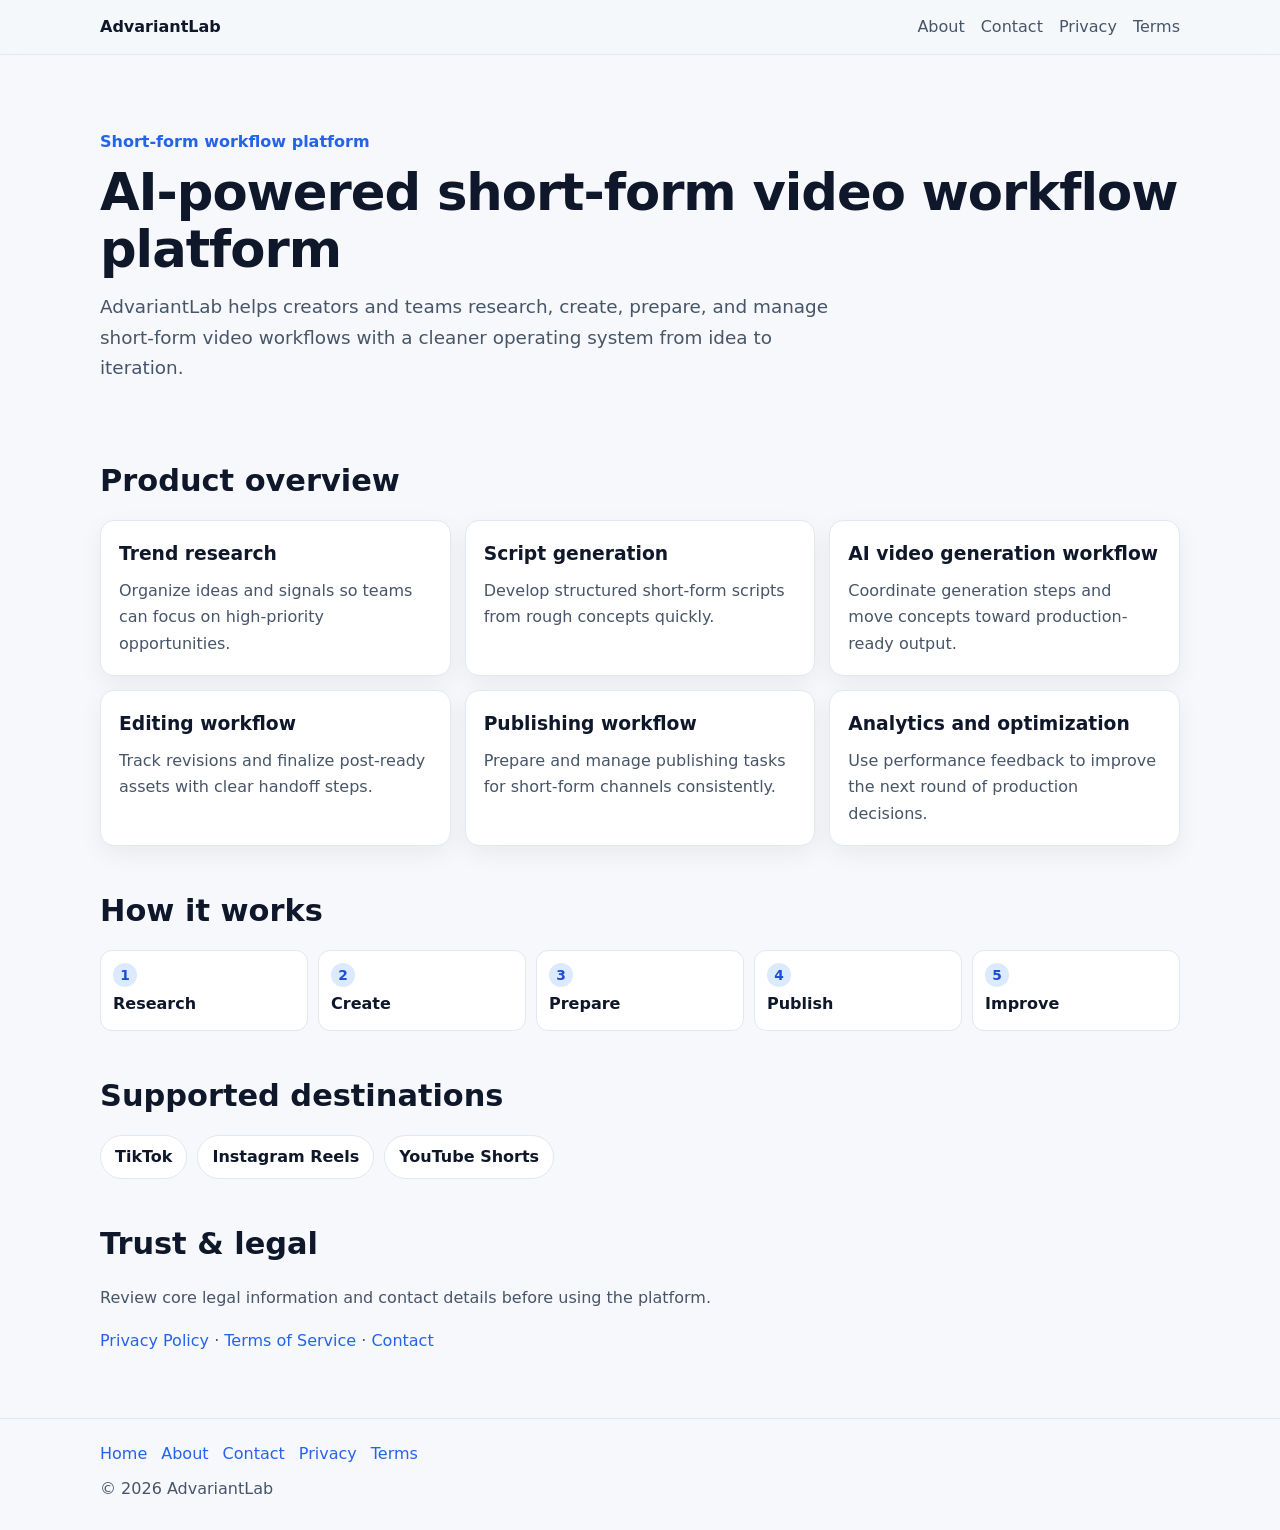
<file: index.html>
<!doctype html>
<html lang="en">
<head>
  <meta charset="utf-8" />
  <meta name="viewport" content="width=device-width, initial-scale=1" />
  <title>AdvariantLab — AI-powered short-form video workflow platform</title>
  <meta name="description" content="AdvariantLab helps creators and teams research, create, prepare, and manage short-form video workflows." />
  <link rel="stylesheet" href="css/styles.css" />
</head>
<body>
  <header class="site-header">
    <div class="container nav-wrap">
      <a class="brand" href="index.html">AdvariantLab</a>
      <nav class="nav" aria-label="Main navigation">
        <a href="about.html">About</a>
        <a href="contact.html">Contact</a>
        <a href="privacy.html">Privacy</a>
        <a href="terms.html">Terms</a>
      </nav>
    </div>
  </header>

  <main>
    <section class="hero container">
      <p class="eyebrow">Short-form workflow platform</p>
      <h1>AI-powered short-form video workflow platform</h1>
      <p class="subhead">AdvariantLab helps creators and teams research, create, prepare, and manage short-form video workflows with a cleaner operating system from idea to iteration.</p>
    </section>

    <section class="section container">
      <h2>Product overview</h2>
      <div class="grid grid-3">
        <article class="card"><h3>Trend research</h3><p>Organize ideas and signals so teams can focus on high-priority opportunities.</p></article>
        <article class="card"><h3>Script generation</h3><p>Develop structured short-form scripts from rough concepts quickly.</p></article>
        <article class="card"><h3>AI video generation workflow</h3><p>Coordinate generation steps and move concepts toward production-ready output.</p></article>
        <article class="card"><h3>Editing workflow</h3><p>Track revisions and finalize post-ready assets with clear handoff steps.</p></article>
        <article class="card"><h3>Publishing workflow</h3><p>Prepare and manage publishing tasks for short-form channels consistently.</p></article>
        <article class="card"><h3>Analytics and optimization</h3><p>Use performance feedback to improve the next round of production decisions.</p></article>
      </div>
    </section>

    <section class="section container">
      <h2>How it works</h2>
      <div class="steps">
        <div class="step"><span>1</span><strong>Research</strong></div>
        <div class="step"><span>2</span><strong>Create</strong></div>
        <div class="step"><span>3</span><strong>Prepare</strong></div>
        <div class="step"><span>4</span><strong>Publish</strong></div>
        <div class="step"><span>5</span><strong>Improve</strong></div>
      </div>
    </section>

    <section class="section container">
      <h2>Supported destinations</h2>
      <div class="platforms">
        <span class="pill">TikTok</span>
        <span class="pill">Instagram Reels</span>
        <span class="pill">YouTube Shorts</span>
      </div>
    </section>

    <section class="section container legal">
      <h2>Trust & legal</h2>
      <p>Review core legal information and contact details before using the platform.</p>
      <p><a href="privacy.html">Privacy Policy</a> · <a href="terms.html">Terms of Service</a> · <a href="contact.html">Contact</a></p>
    </section>
  </main>

  <footer class="site-footer">
    <div class="container">
      <div class="footer-links">
        <a href="index.html">Home</a>
        <a href="about.html">About</a>
        <a href="contact.html">Contact</a>
        <a href="privacy.html">Privacy</a>
        <a href="terms.html">Terms</a>
      </div>
      <p>© 2026 AdvariantLab</p>
    </div>
  </footer>
</body>
</html>
</file>
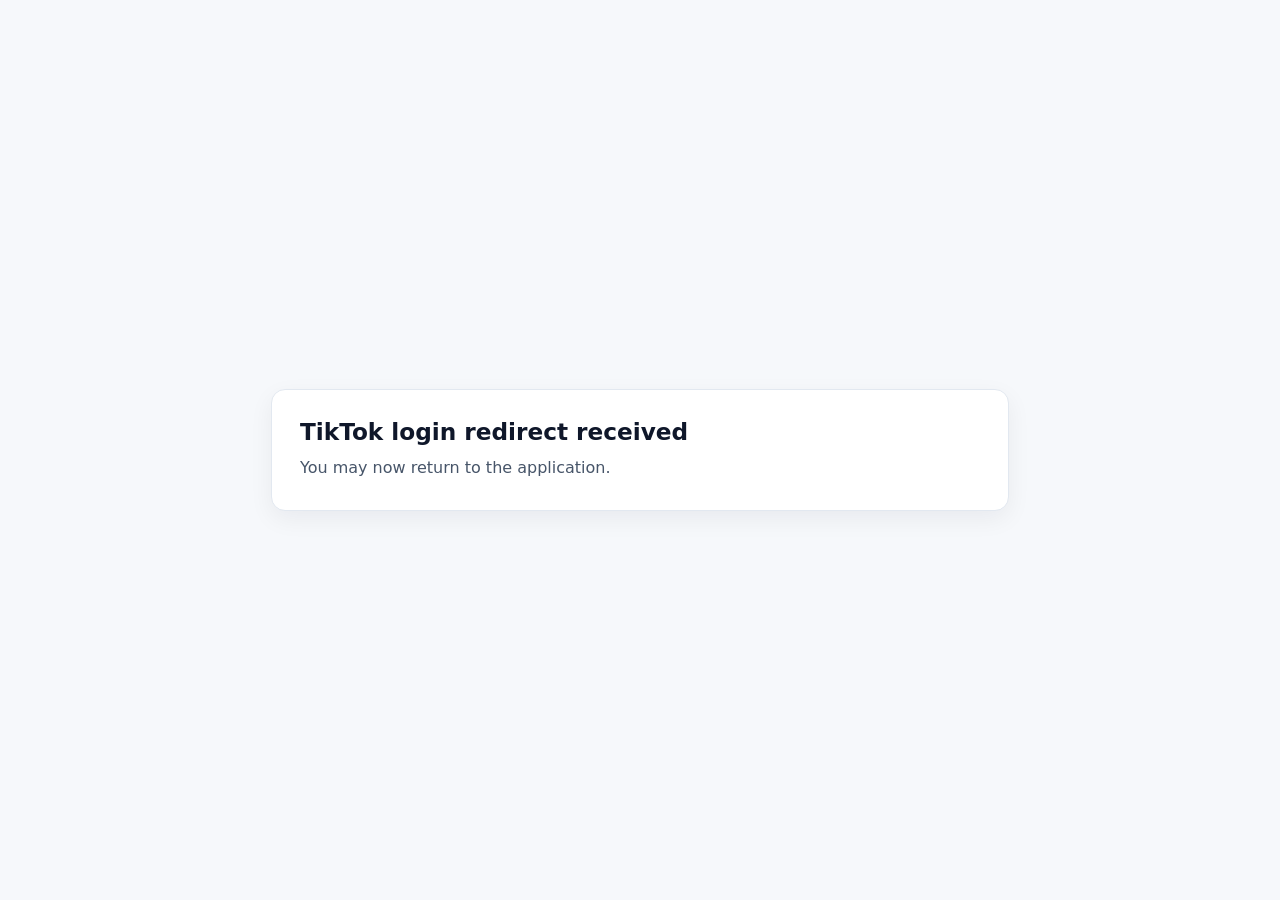
<file: auth/tiktok/callback/index.html>
<!doctype html>
<html lang="en">
<head>
  <meta charset="utf-8" />
  <meta name="viewport" content="width=device-width, initial-scale=1" />
  <title>TikTok Callback — AdvariantLab</title>
  <meta name="description" content="TikTok login redirect callback page for AdvariantLab." />
  <style>
    body {
      margin: 0;
      font-family: Inter, ui-sans-serif, system-ui, -apple-system, Segoe UI, Roboto, Helvetica, Arial, sans-serif;
      background: #f6f8fb;
      color: #0f172a;
      display: grid;
      place-items: center;
      min-height: 100vh;
    }
    .card {
      width: min(680px, 92%);
      background: #fff;
      border: 1px solid #e2e8f0;
      border-radius: 14px;
      box-shadow: 0 8px 24px rgba(15, 23, 42, 0.06);
      padding: 28px;
    }
    h1 { margin: 0 0 10px; font-size: 1.45rem; }
    p { margin: 0; color: #475569; line-height: 1.65; }
  </style>
</head>
<body>
  <main class="card" role="main">
    <h1>TikTok login redirect received</h1>
    <p>You may now return to the application.</p>
  </main>
</body>
</html>
</file>
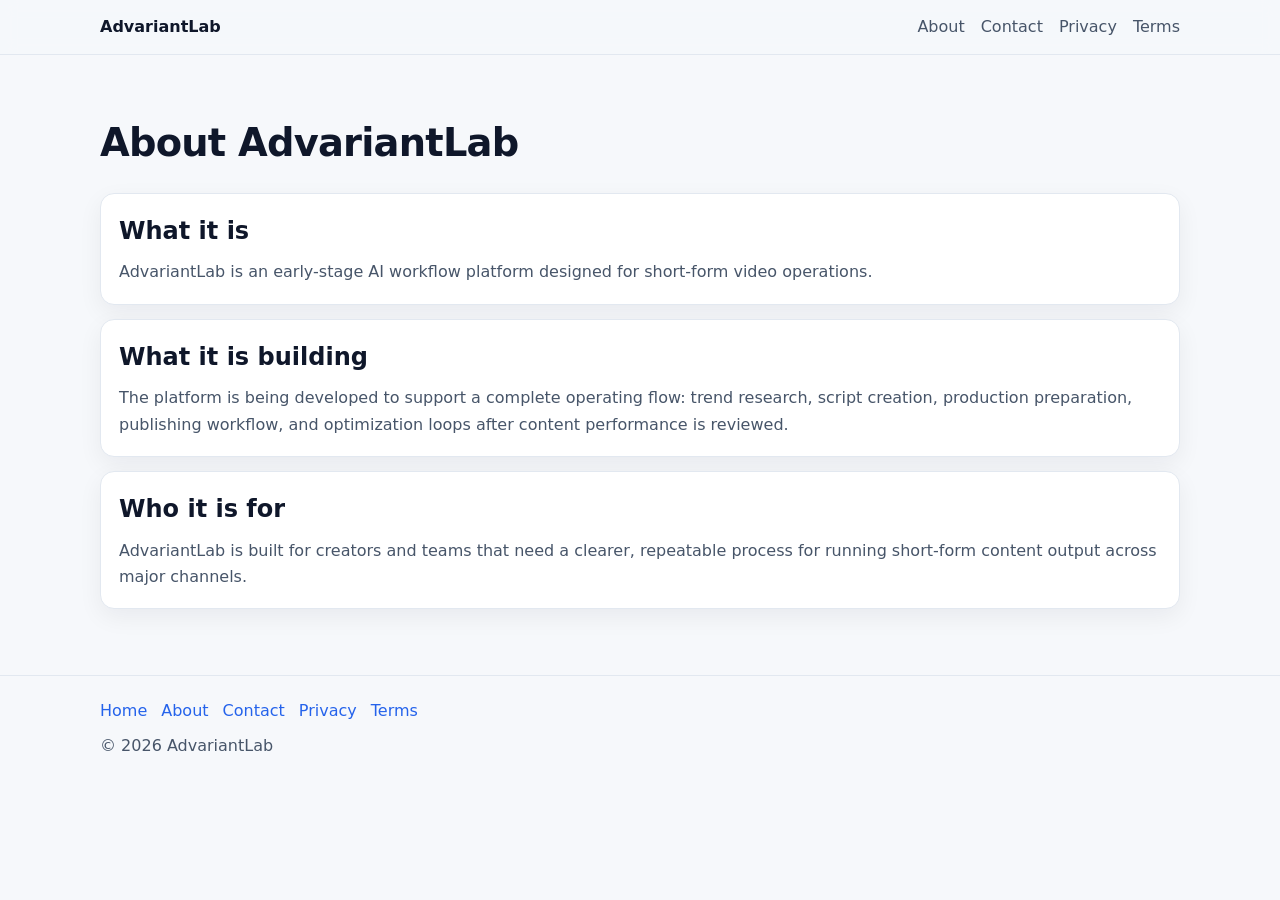
<file: about.html>
<!doctype html>
<html lang="en">
<head>
  <meta charset="utf-8" />
  <meta name="viewport" content="width=device-width, initial-scale=1" />
  <title>About — AdvariantLab</title>
  <meta name="description" content="About AdvariantLab and the workflow platform it is building." />
  <link rel="stylesheet" href="css/styles.css" />
</head>
<body>
  <header class="site-header">
    <div class="container nav-wrap">
      <a class="brand" href="index.html">AdvariantLab</a>
      <nav class="nav" aria-label="Main navigation">
        <a href="about.html">About</a>
        <a href="contact.html">Contact</a>
        <a href="privacy.html">Privacy</a>
        <a href="terms.html">Terms</a>
      </nav>
    </div>
  </header>

  <main class="container simple-page">
    <h1>About AdvariantLab</h1>

    <section class="card">
      <h2>What it is</h2>
      <p>AdvariantLab is an early-stage AI workflow platform designed for short-form video operations.</p>
    </section>

    <section class="card">
      <h2>What it is building</h2>
      <p>The platform is being developed to support a complete operating flow: trend research, script creation, production preparation, publishing workflow, and optimization loops after content performance is reviewed.</p>
    </section>

    <section class="card">
      <h2>Who it is for</h2>
      <p>AdvariantLab is built for creators and teams that need a clearer, repeatable process for running short-form content output across major channels.</p>
    </section>
  </main>

  <footer class="site-footer">
    <div class="container">
      <div class="footer-links">
        <a href="index.html">Home</a>
        <a href="about.html">About</a>
        <a href="contact.html">Contact</a>
        <a href="privacy.html">Privacy</a>
        <a href="terms.html">Terms</a>
      </div>
      <p>© 2026 AdvariantLab</p>
    </div>
  </footer>
</body>
</html>
</file>
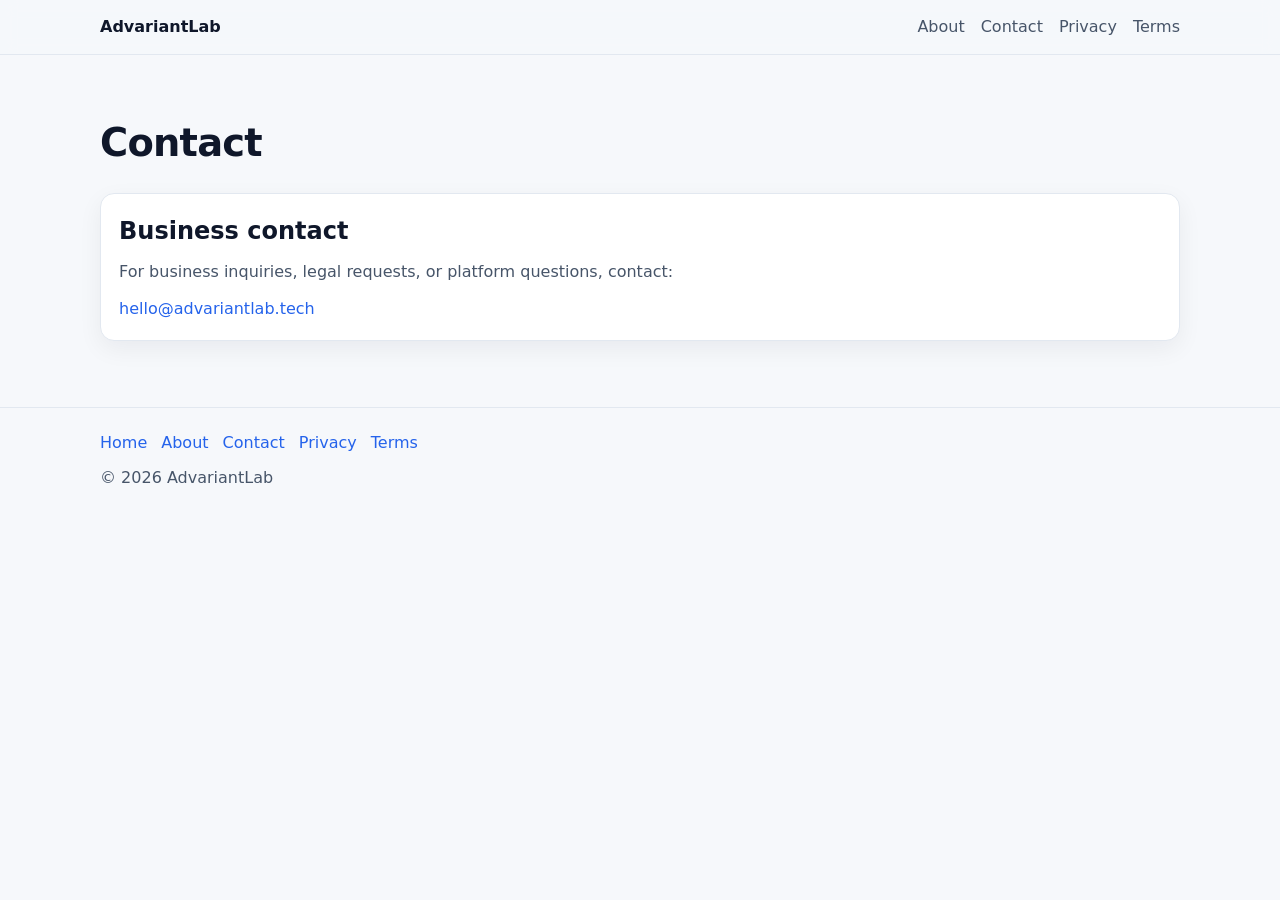
<file: contact.html>
<!doctype html>
<html lang="en">
<head>
  <meta charset="utf-8" />
  <meta name="viewport" content="width=device-width, initial-scale=1" />
  <title>Contact — AdvariantLab</title>
  <meta name="description" content="Contact details for AdvariantLab." />
  <link rel="stylesheet" href="css/styles.css" />
</head>
<body>
  <header class="site-header">
    <div class="container nav-wrap">
      <a class="brand" href="index.html">AdvariantLab</a>
      <nav class="nav" aria-label="Main navigation">
        <a href="about.html">About</a>
        <a href="contact.html">Contact</a>
        <a href="privacy.html">Privacy</a>
        <a href="terms.html">Terms</a>
      </nav>
    </div>
  </header>

  <main class="container simple-page">
    <h1>Contact</h1>

    <section class="card contact-card">
      <h2>Business contact</h2>
      <p>For business inquiries, legal requests, or platform questions, contact:</p>
      <p><a href="mailto:hello@advariantlab.tech">hello@advariantlab.tech</a></p>
    </section>
  </main>

  <footer class="site-footer">
    <div class="container">
      <div class="footer-links">
        <a href="index.html">Home</a>
        <a href="about.html">About</a>
        <a href="contact.html">Contact</a>
        <a href="privacy.html">Privacy</a>
        <a href="terms.html">Terms</a>
      </div>
      <p>© 2026 AdvariantLab</p>
    </div>
  </footer>
</body>
</html>
</file>
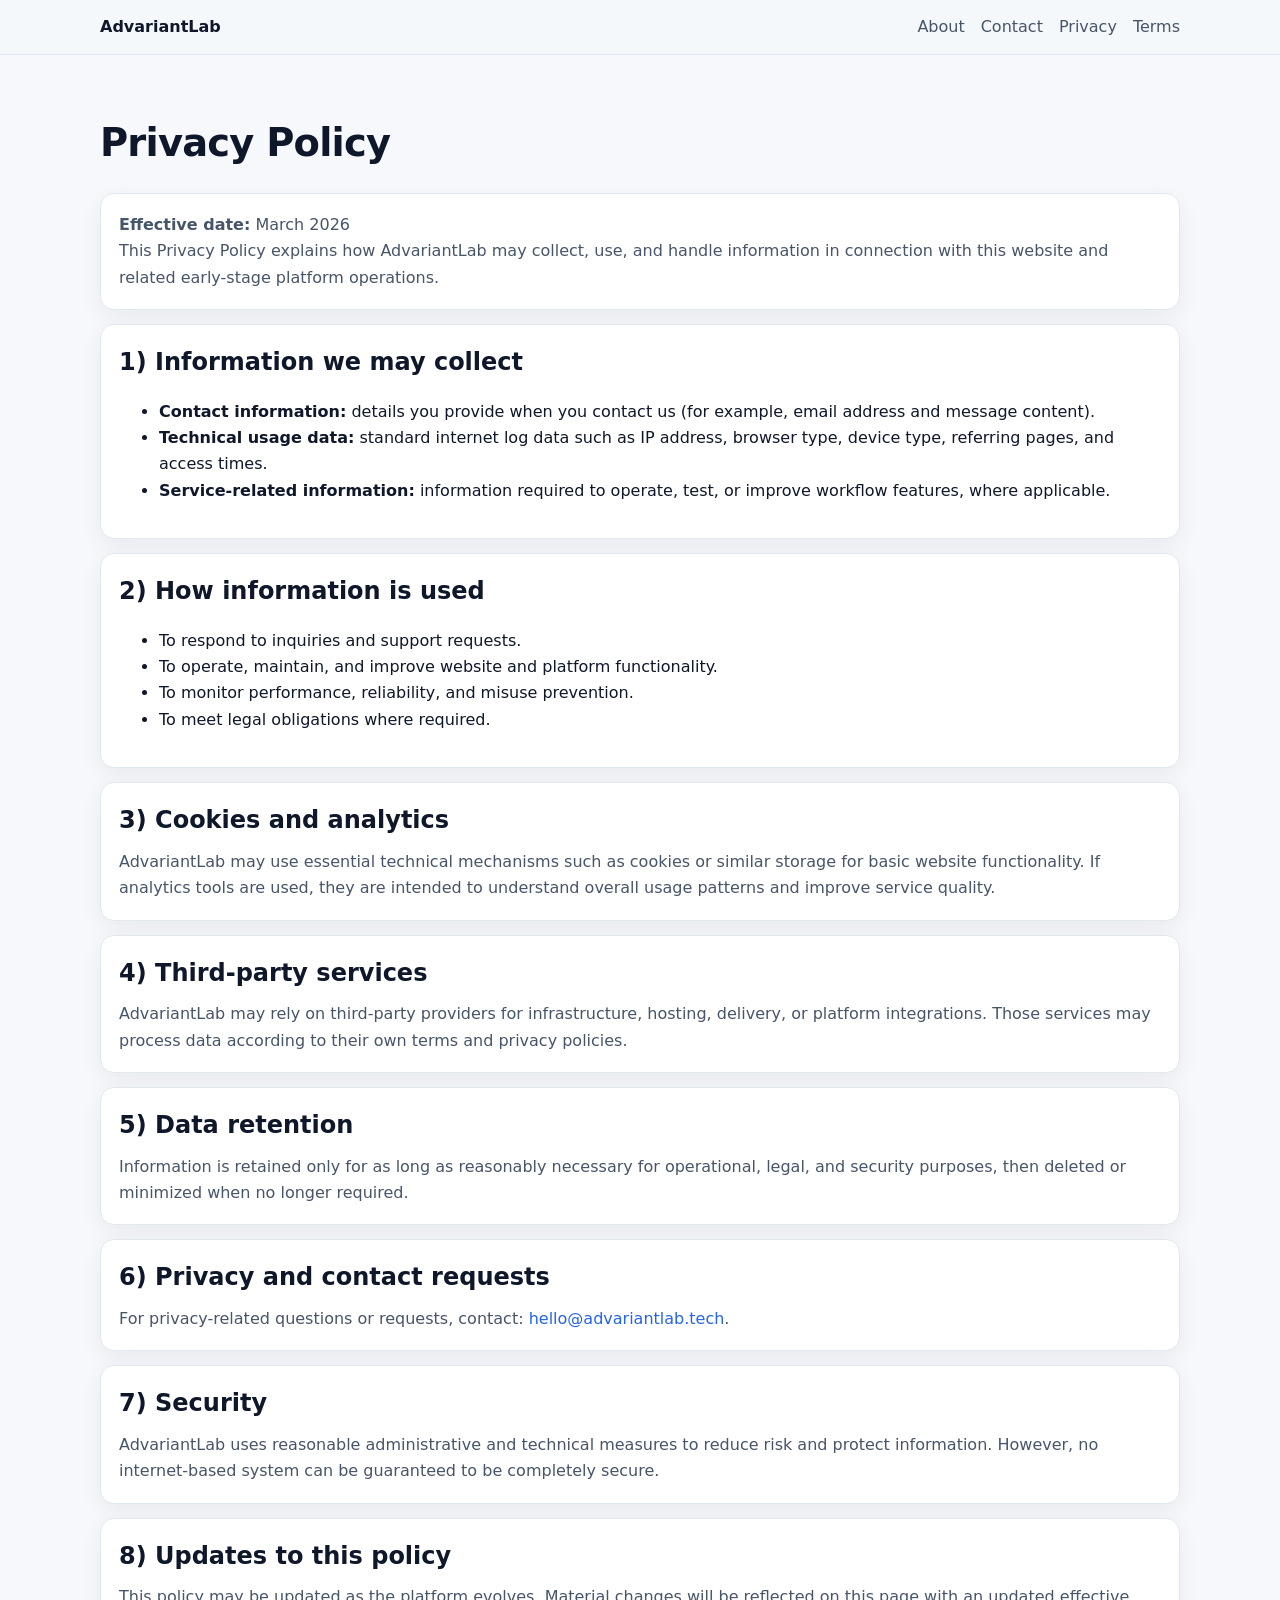
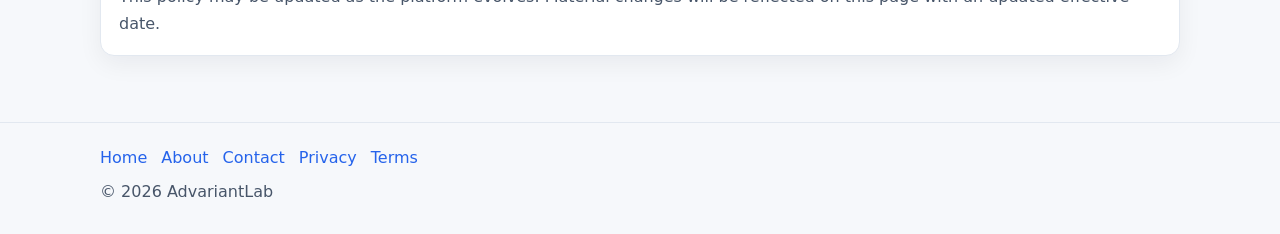
<file: privacy.html>
<!doctype html>
<html lang="en">
<head>
  <meta charset="utf-8" />
  <meta name="viewport" content="width=device-width, initial-scale=1" />
  <title>Privacy Policy — AdvariantLab</title>
  <meta name="description" content="Privacy Policy for AdvariantLab." />
  <link rel="stylesheet" href="css/styles.css" />
</head>
<body>
  <header class="site-header">
    <div class="container nav-wrap">
      <a class="brand" href="index.html">AdvariantLab</a>
      <nav class="nav" aria-label="Main navigation">
        <a href="about.html">About</a>
        <a href="contact.html">Contact</a>
        <a href="privacy.html">Privacy</a>
        <a href="terms.html">Terms</a>
      </nav>
    </div>
  </header>

  <main class="container simple-page">
    <h1>Privacy Policy</h1>

    <section class="card">
      <p><strong>Effective date:</strong> March 2026</p>
      <p>This Privacy Policy explains how AdvariantLab may collect, use, and handle information in connection with this website and related early-stage platform operations.</p>
    </section>

    <section class="card">
      <h2>1) Information we may collect</h2>
      <ul>
        <li><strong>Contact information:</strong> details you provide when you contact us (for example, email address and message content).</li>
        <li><strong>Technical usage data:</strong> standard internet log data such as IP address, browser type, device type, referring pages, and access times.</li>
        <li><strong>Service-related information:</strong> information required to operate, test, or improve workflow features, where applicable.</li>
      </ul>
    </section>

    <section class="card">
      <h2>2) How information is used</h2>
      <ul>
        <li>To respond to inquiries and support requests.</li>
        <li>To operate, maintain, and improve website and platform functionality.</li>
        <li>To monitor performance, reliability, and misuse prevention.</li>
        <li>To meet legal obligations where required.</li>
      </ul>
    </section>

    <section class="card">
      <h2>3) Cookies and analytics</h2>
      <p>AdvariantLab may use essential technical mechanisms such as cookies or similar storage for basic website functionality. If analytics tools are used, they are intended to understand overall usage patterns and improve service quality.</p>
    </section>

    <section class="card">
      <h2>4) Third-party services</h2>
      <p>AdvariantLab may rely on third-party providers for infrastructure, hosting, delivery, or platform integrations. Those services may process data according to their own terms and privacy policies.</p>
    </section>

    <section class="card">
      <h2>5) Data retention</h2>
      <p>Information is retained only for as long as reasonably necessary for operational, legal, and security purposes, then deleted or minimized when no longer required.</p>
    </section>

    <section class="card">
      <h2>6) Privacy and contact requests</h2>
      <p>For privacy-related questions or requests, contact: <a href="mailto:hello@advariantlab.tech">hello@advariantlab.tech</a>.</p>
    </section>

    <section class="card">
      <h2>7) Security</h2>
      <p>AdvariantLab uses reasonable administrative and technical measures to reduce risk and protect information. However, no internet-based system can be guaranteed to be completely secure.</p>
    </section>

    <section class="card">
      <h2>8) Updates to this policy</h2>
      <p>This policy may be updated as the platform evolves. Material changes will be reflected on this page with an updated effective date.</p>
    </section>
  </main>

  <footer class="site-footer">
    <div class="container">
      <div class="footer-links">
        <a href="index.html">Home</a>
        <a href="about.html">About</a>
        <a href="contact.html">Contact</a>
        <a href="privacy.html">Privacy</a>
        <a href="terms.html">Terms</a>
      </div>
      <p>© 2026 AdvariantLab</p>
    </div>
  </footer>
</body>
</html>
</file>
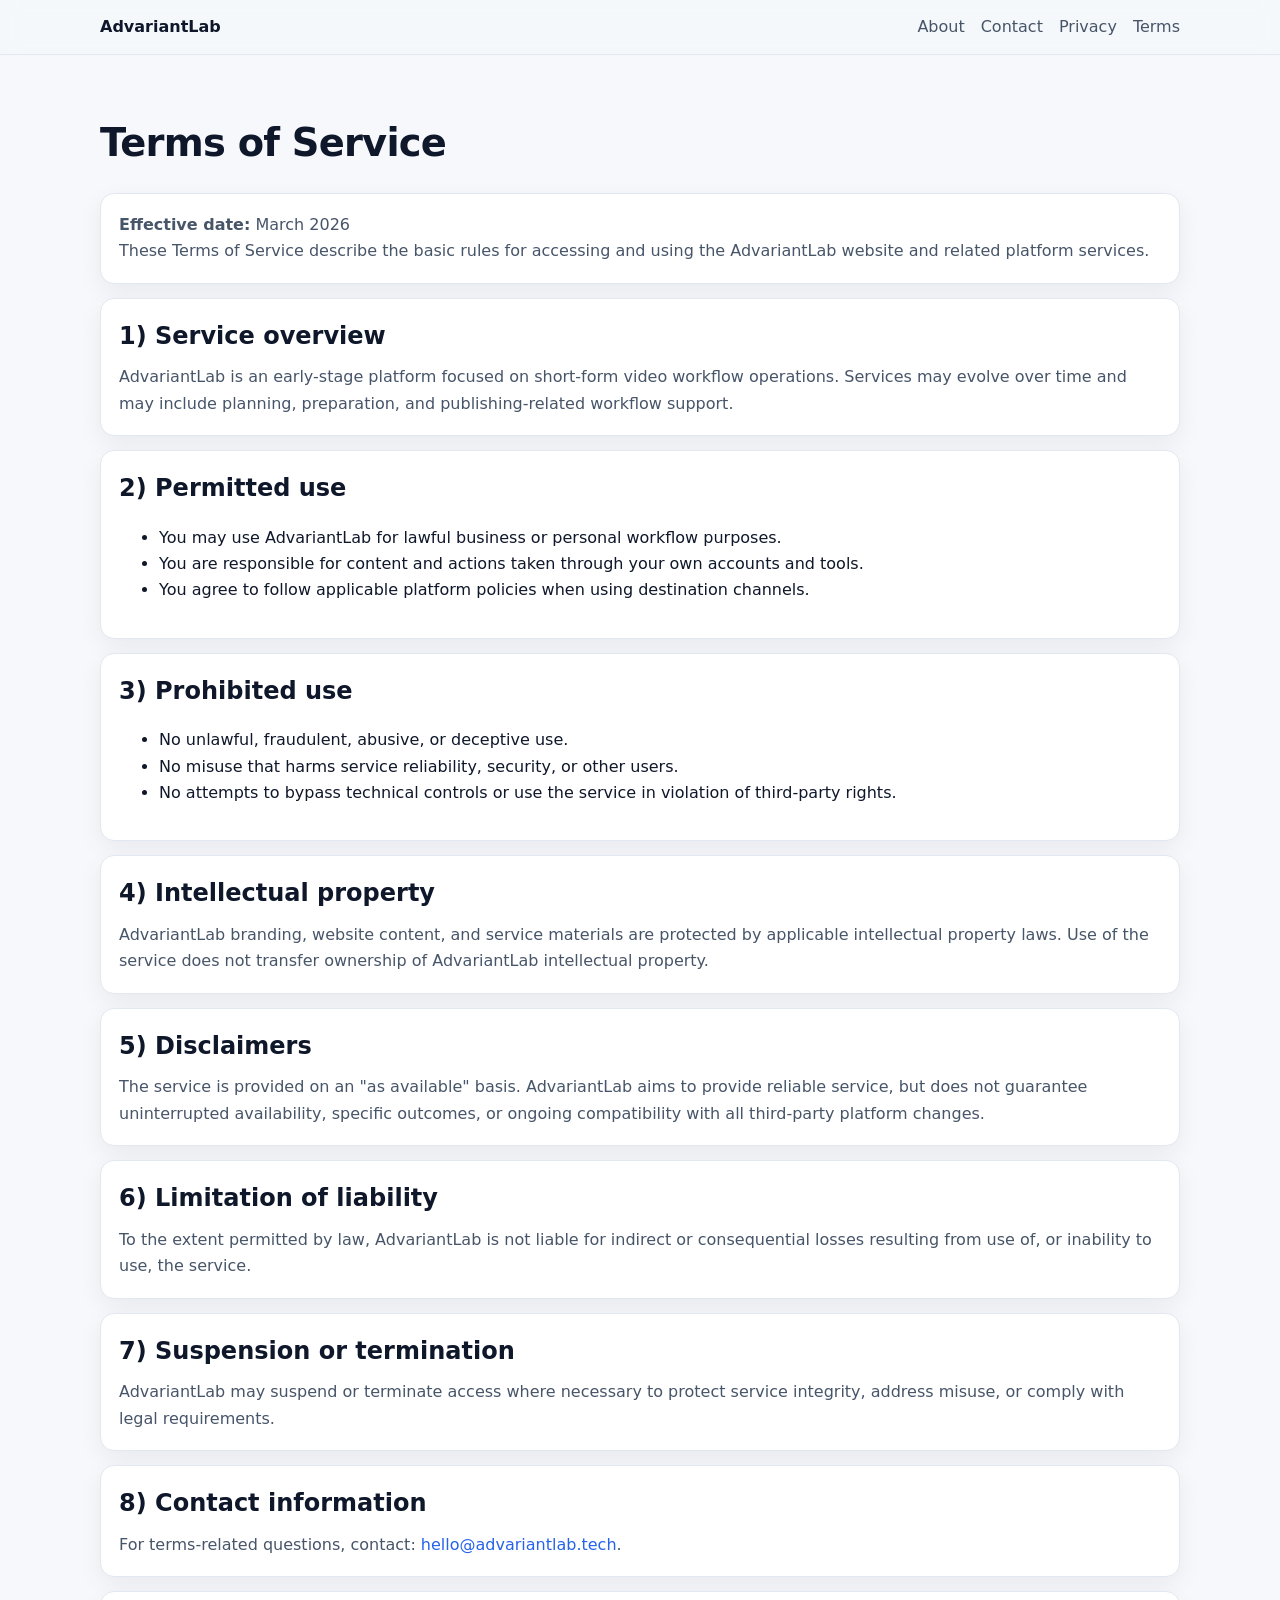
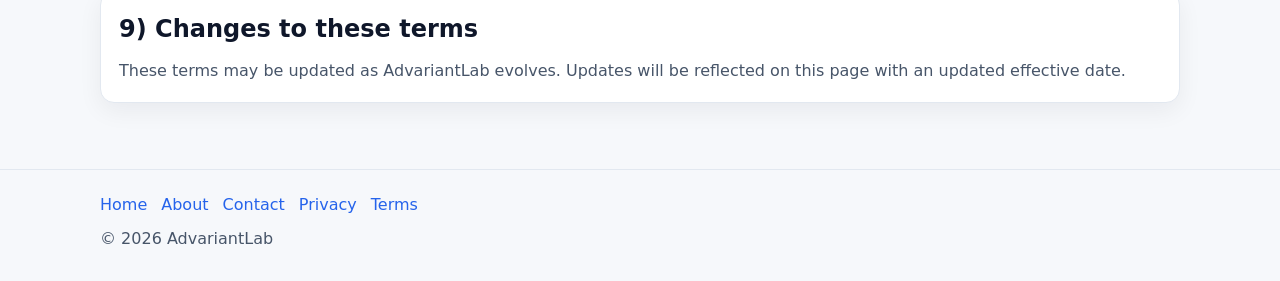
<file: terms.html>
<!doctype html>
<html lang="en">
<head>
  <meta charset="utf-8" />
  <meta name="viewport" content="width=device-width, initial-scale=1" />
  <title>Terms of Service — AdvariantLab</title>
  <meta name="description" content="Terms of Service for AdvariantLab." />
  <link rel="stylesheet" href="css/styles.css" />
</head>
<body>
  <header class="site-header">
    <div class="container nav-wrap">
      <a class="brand" href="index.html">AdvariantLab</a>
      <nav class="nav" aria-label="Main navigation">
        <a href="about.html">About</a>
        <a href="contact.html">Contact</a>
        <a href="privacy.html">Privacy</a>
        <a href="terms.html">Terms</a>
      </nav>
    </div>
  </header>

  <main class="container simple-page">
    <h1>Terms of Service</h1>

    <section class="card">
      <p><strong>Effective date:</strong> March 2026</p>
      <p>These Terms of Service describe the basic rules for accessing and using the AdvariantLab website and related platform services.</p>
    </section>

    <section class="card">
      <h2>1) Service overview</h2>
      <p>AdvariantLab is an early-stage platform focused on short-form video workflow operations. Services may evolve over time and may include planning, preparation, and publishing-related workflow support.</p>
    </section>

    <section class="card">
      <h2>2) Permitted use</h2>
      <ul>
        <li>You may use AdvariantLab for lawful business or personal workflow purposes.</li>
        <li>You are responsible for content and actions taken through your own accounts and tools.</li>
        <li>You agree to follow applicable platform policies when using destination channels.</li>
      </ul>
    </section>

    <section class="card">
      <h2>3) Prohibited use</h2>
      <ul>
        <li>No unlawful, fraudulent, abusive, or deceptive use.</li>
        <li>No misuse that harms service reliability, security, or other users.</li>
        <li>No attempts to bypass technical controls or use the service in violation of third-party rights.</li>
      </ul>
    </section>

    <section class="card">
      <h2>4) Intellectual property</h2>
      <p>AdvariantLab branding, website content, and service materials are protected by applicable intellectual property laws. Use of the service does not transfer ownership of AdvariantLab intellectual property.</p>
    </section>

    <section class="card">
      <h2>5) Disclaimers</h2>
      <p>The service is provided on an "as available" basis. AdvariantLab aims to provide reliable service, but does not guarantee uninterrupted availability, specific outcomes, or ongoing compatibility with all third-party platform changes.</p>
    </section>

    <section class="card">
      <h2>6) Limitation of liability</h2>
      <p>To the extent permitted by law, AdvariantLab is not liable for indirect or consequential losses resulting from use of, or inability to use, the service.</p>
    </section>

    <section class="card">
      <h2>7) Suspension or termination</h2>
      <p>AdvariantLab may suspend or terminate access where necessary to protect service integrity, address misuse, or comply with legal requirements.</p>
    </section>

    <section class="card">
      <h2>8) Contact information</h2>
      <p>For terms-related questions, contact: <a href="mailto:hello@advariantlab.tech">hello@advariantlab.tech</a>.</p>
    </section>

    <section class="card">
      <h2>9) Changes to these terms</h2>
      <p>These terms may be updated as AdvariantLab evolves. Updates will be reflected on this page with an updated effective date.</p>
    </section>
  </main>

  <footer class="site-footer">
    <div class="container">
      <div class="footer-links">
        <a href="index.html">Home</a>
        <a href="about.html">About</a>
        <a href="contact.html">Contact</a>
        <a href="privacy.html">Privacy</a>
        <a href="terms.html">Terms</a>
      </div>
      <p>© 2026 AdvariantLab</p>
    </div>
  </footer>
</body>
</html>
</file>
<file: css/styles.css>
:root {
  --bg: #f6f8fb;
  --surface: #ffffff;
  --text: #0f172a;
  --muted: #475569;
  --line: #e2e8f0;
  --primary: #2563eb;
  --radius: 14px;
  --shadow: 0 8px 24px rgba(15, 23, 42, 0.06);
}
* { box-sizing: border-box; }
html, body { margin: 0; padding: 0; }
body {
  font-family: Inter, ui-sans-serif, system-ui, -apple-system, "Segoe UI", Roboto, Helvetica, Arial, sans-serif;
  background: var(--bg);
  color: var(--text);
  line-height: 1.65;
}
.container { width: min(1080px, 92%); margin: 0 auto; }
a { color: var(--primary); text-decoration: none; }
a:hover { text-decoration: underline; }

.site-header {
  position: sticky;
  top: 0;
  z-index: 10;
  background: rgba(246, 248, 251, 0.9);
  backdrop-filter: blur(8px);
  border-bottom: 1px solid var(--line);
}
.nav-wrap {
  display: flex;
  justify-content: space-between;
  align-items: center;
  gap: 18px;
  padding: 14px 0;
}
.brand {
  font-weight: 700;
  color: var(--text);
}
.nav {
  display: flex;
  gap: 16px;
  flex-wrap: wrap;
}
.nav a {
  color: var(--muted);
  font-weight: 500;
}
.nav a:hover { color: var(--text); text-decoration: none; }

.hero {
  padding: 74px 0 34px;
}
.eyebrow {
  margin: 0 0 8px;
  color: var(--primary);
  font-weight: 600;
}
.hero h1 {
  margin: 0;
  font-size: clamp(2rem, 5vw, 3.2rem);
  line-height: 1.12;
  letter-spacing: -0.02em;
}
.subhead {
  margin-top: 14px;
  color: var(--muted);
  max-width: 760px;
  font-size: clamp(1rem, 2vw, 1.15rem);
}

.section {
  padding: 20px 0;
}
.section h2 {
  margin: 0 0 14px;
  font-size: clamp(1.35rem, 3vw, 1.9rem);
}

.grid {
  display: grid;
  gap: 14px;
}
.grid-3 {
  grid-template-columns: repeat(3, minmax(0, 1fr));
}
.card {
  background: var(--surface);
  border: 1px solid var(--line);
  border-radius: var(--radius);
  box-shadow: var(--shadow);
  padding: 18px;
}
.card h3,
.card h2 { margin: 0 0 8px; }
.card p { margin: 0; color: var(--muted); }

.steps {
  display: grid;
  grid-template-columns: repeat(5, minmax(0, 1fr));
  gap: 10px;
}
.step {
  background: var(--surface);
  border: 1px solid var(--line);
  border-radius: 12px;
  padding: 12px;
  display: grid;
  gap: 4px;
}
.step span {
  display: inline-block;
  width: 24px;
  height: 24px;
  line-height: 24px;
  text-align: center;
  border-radius: 999px;
  background: #dbeafe;
  color: #1d4ed8;
  font-weight: 700;
  font-size: 0.86rem;
}

.platforms {
  display: flex;
  gap: 10px;
  flex-wrap: wrap;
}
.pill {
  border: 1px solid var(--line);
  background: var(--surface);
  border-radius: 999px;
  padding: 8px 14px;
  font-weight: 600;
}

.legal p { color: var(--muted); }

.simple-page {
  padding: 56px 0 24px;
}
.simple-page h1 {
  margin: 0 0 18px;
  font-size: clamp(1.8rem, 4vw, 2.4rem);
  letter-spacing: -0.02em;
}
.simple-page section {
  margin-bottom: 14px;
}
.contact-card p + p {
  margin-top: 10px;
}

.site-footer {
  margin-top: 28px;
  border-top: 1px solid var(--line);
  padding: 22px 0 28px;
}
.footer-links {
  display: flex;
  gap: 14px;
  flex-wrap: wrap;
  margin-bottom: 8px;
}
.site-footer p {
  margin: 0;
  color: var(--muted);
}

@media (max-width: 900px) {
  .grid-3 { grid-template-columns: 1fr 1fr; }
  .steps { grid-template-columns: 1fr 1fr 1fr; }
}
@media (max-width: 640px) {
  .grid-3, .steps { grid-template-columns: 1fr; }
}
</file>
